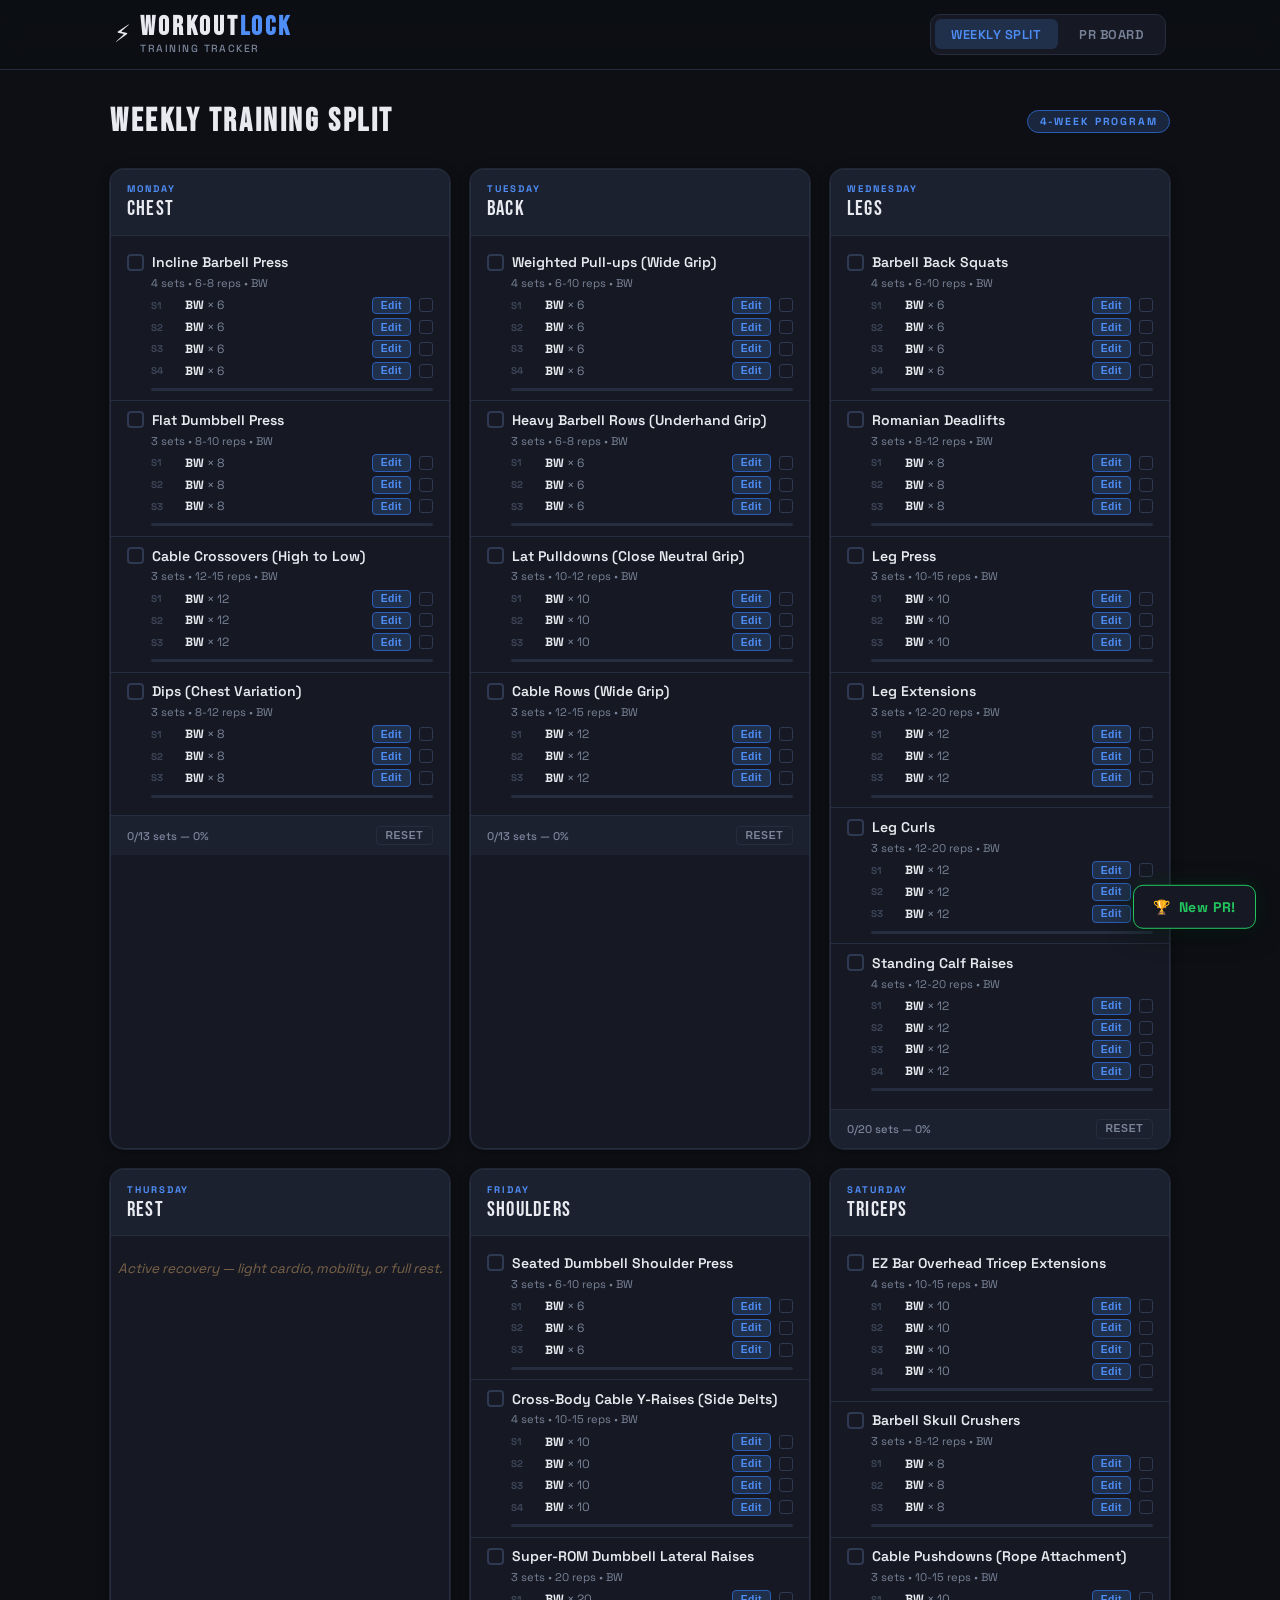
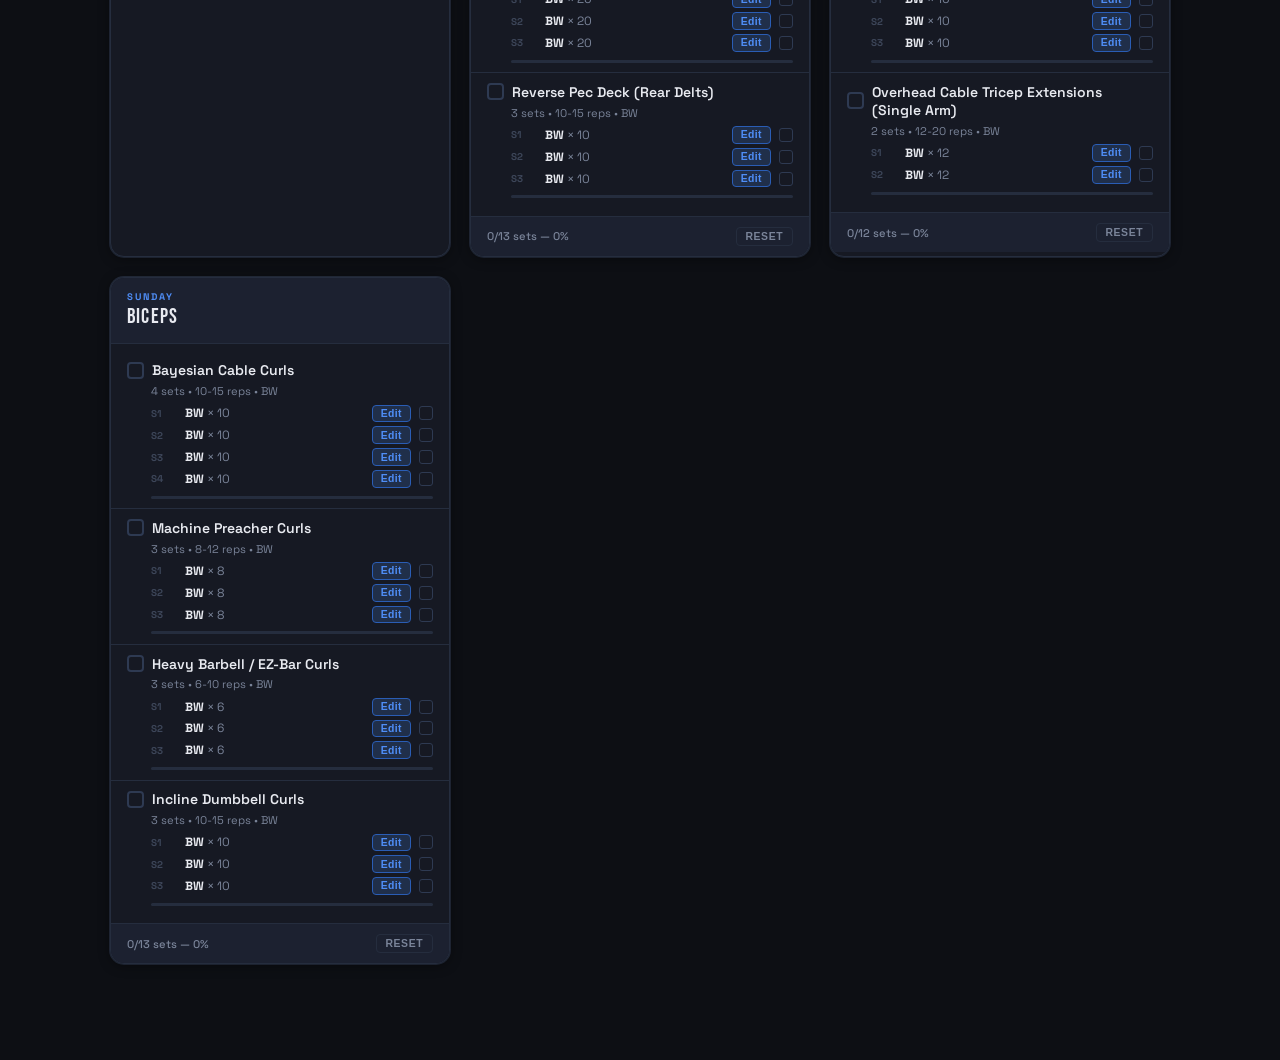
<file: index.html>
<!DOCTYPE html>
<html lang="en">
<head>
  <meta charset="UTF-8" />
  <meta name="viewport" content="width=device-width, initial-scale=1.0" />
  <title>WorkoutLock</title>
  <link rel="stylesheet" href="style.css" />
</head>
<body>

  <!-- ===== HEADER ===== -->
  <header class="site-header">
    <div class="header-inner">
      <div class="header-logo">
        <span class="logo-icon">&#9889;</span>
        <div>
          <h1 class="logo-title">Workout<span>Lock</span></h1>
          <p class="logo-subtitle">Training Tracker</p>
        </div>
      </div>
      <nav class="header-nav">
        <button class="nav-btn active" data-view="split">Weekly Split</button>
        <button class="nav-btn" data-view="prs">PR Board</button>
      </nav>
    </div>
  </header>

  <!-- ===== MAIN ===== -->
  <main class="main-container">

    <!-- ====== SPLIT VIEW ====== -->
    <section id="view-split" class="view active">

      <div class="section-header">
        <h2 class="section-title">Weekly Training Split</h2>
        <span class="stamp">4-WEEK PROGRAM</span>
      </div>

      <div class="days-grid" id="days-grid">
        <!-- Day cards injected here -->
      </div>

      <!-- Empty state (fallback) -->
      <div class="empty-state" id="split-empty" style="display:none;">
        <p class="empty-icon">&#128221;</p>
        <p class="empty-text">Program not loaded.</p>
      </div>

    </section>

    <!-- ====== PR BOARD VIEW ====== -->
    <section id="view-prs" class="view">

      <div class="section-header">
        <h2 class="section-title">Personal Records</h2>
        <span class="stamp">OFFICIAL LOG</span>
      </div>

      <div class="pr-board" id="pr-board">
        <!-- PR rows injected here -->
      </div>

      <div class="empty-state" id="pr-empty">
        <p class="empty-icon">&#127942;</p>
        <p class="empty-text">No PRs recorded yet.<br>Log a lift to start tracking records.</p>
      </div>

    </section>

  </main>

  <!-- ===== MODALS ===== -->

  <!-- Log Set Modal -->
  <div class="modal-overlay" id="modal-logset">
    <div class="modal modal-sm">
      <div class="modal-header">
        <h3 class="modal-title" id="logset-title">Log Set</h3>
        <button class="modal-close" data-close="modal-logset">&times;</button>
      </div>
      <div class="modal-body">
        <div class="log-row">
          <div class="log-field">
            <label class="form-label">Weight (lbs)</label>
            <input class="form-input" type="number" id="logset-weight" min="0" step="2.5" />
          </div>
          <div class="log-field">
            <label class="form-label">Reps</label>
            <input class="form-input" type="number" id="logset-reps" min="1" max="999" />
          </div>
        </div>
      </div>
      <div class="modal-footer">
        <button class="btn-ghost" data-close="modal-logset">Cancel</button>
        <button class="btn-primary" id="save-logset-btn">Log Set</button>
      </div>
    </div>
  </div>

  <!-- PR Toast -->
  <div class="pr-toast" id="pr-toast">
    <span class="pr-toast-icon">&#127942;</span>
    <span class="pr-toast-msg" id="pr-toast-msg">New PR!</span>
  </div>

  <script src="app.js"></script>
</body>
</html>
</file>
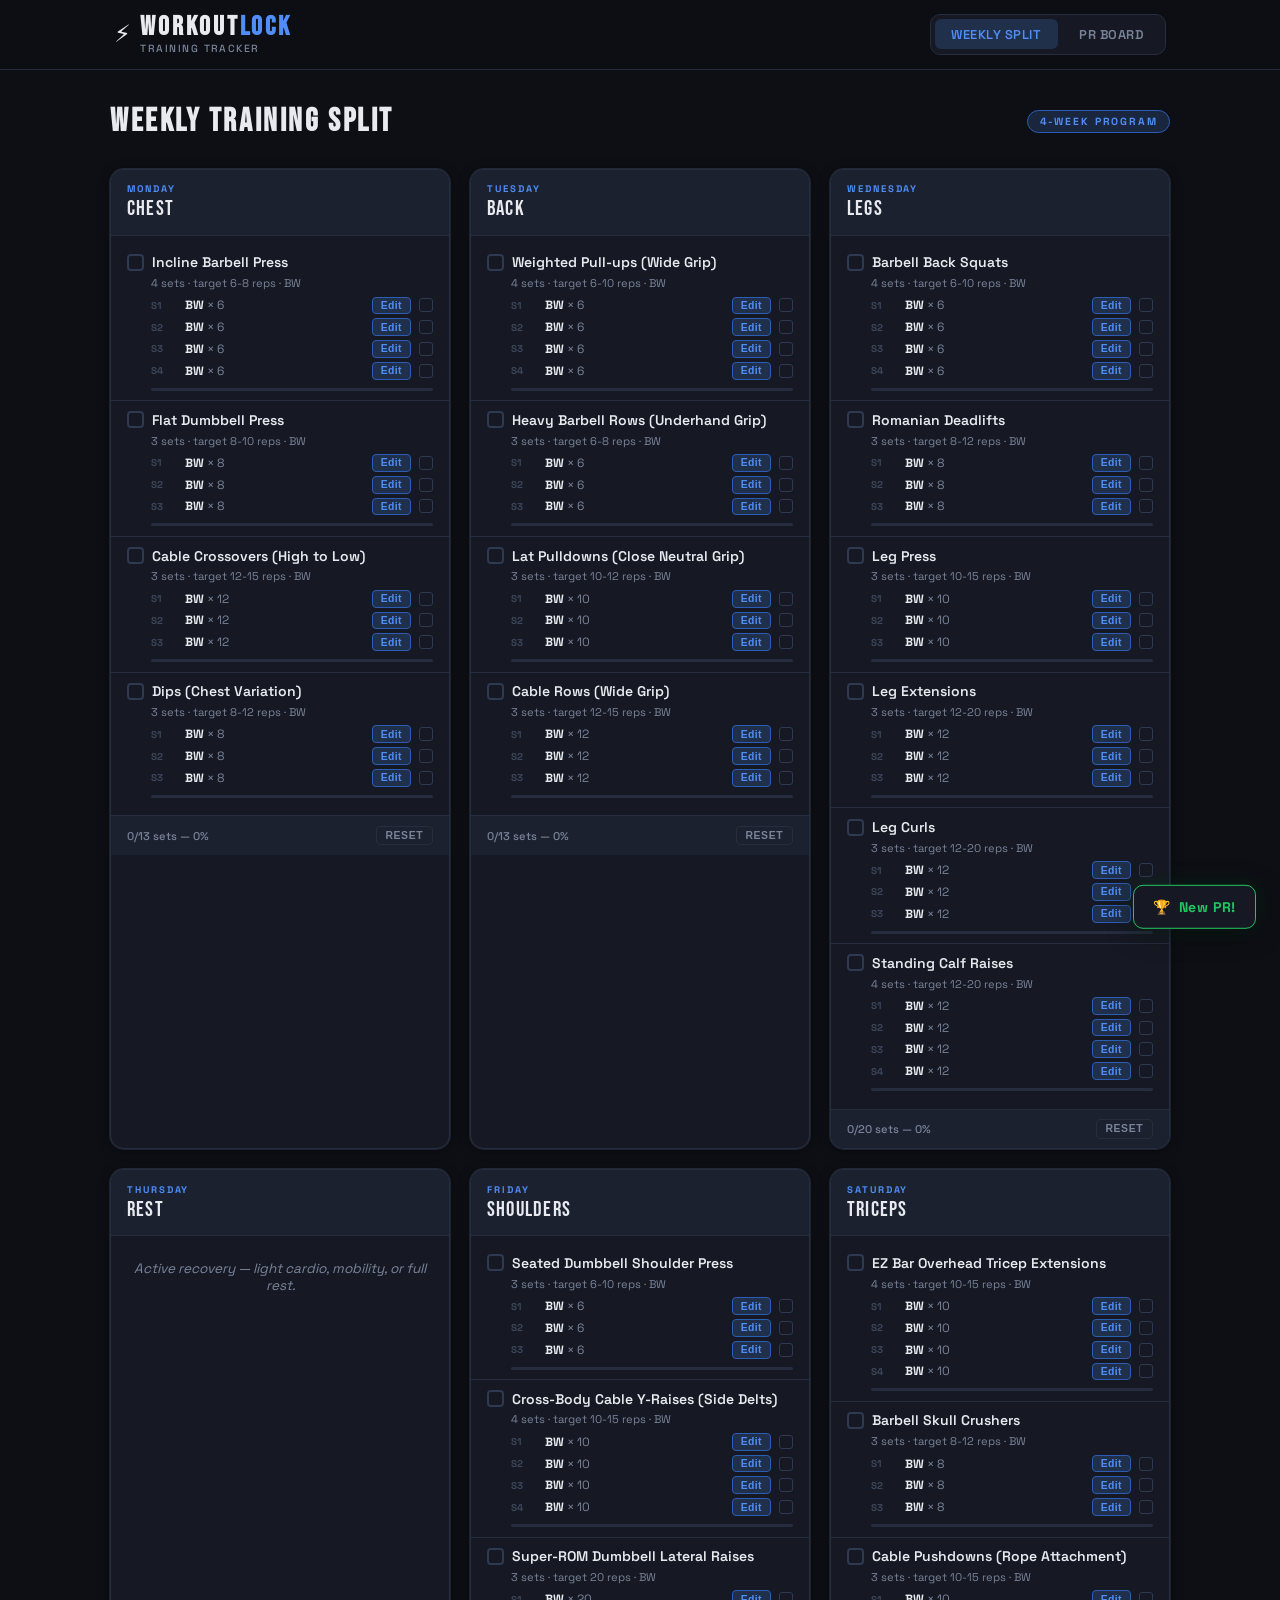
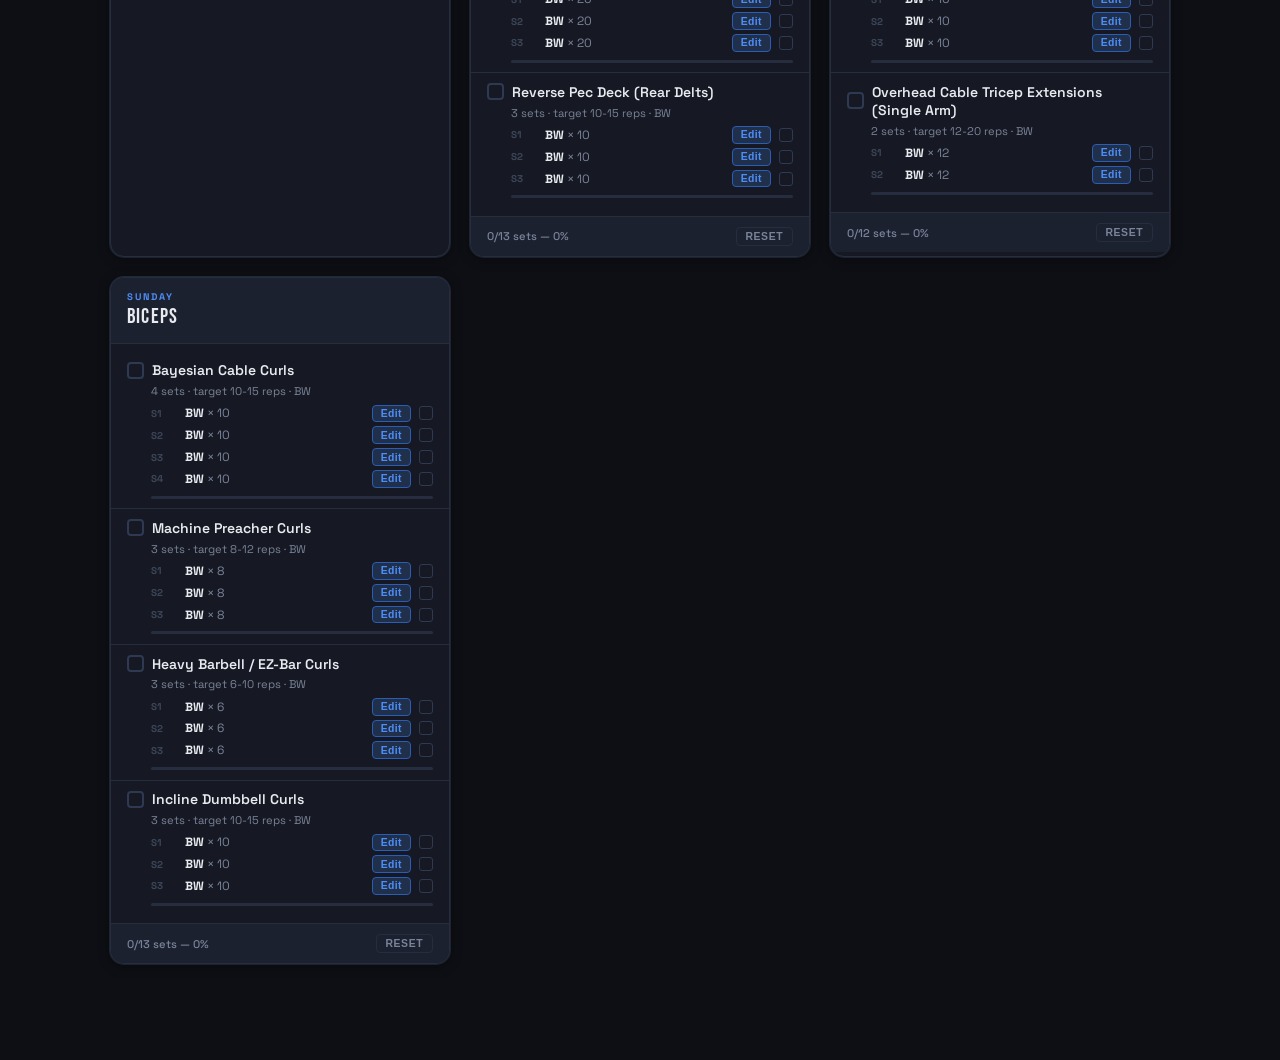
<file: workoutlock.html>
<!DOCTYPE html>
<html lang="en">
<head>
  <meta charset="UTF-8" />
  <meta name="viewport" content="width=device-width, initial-scale=1.0" />
  <title>WorkoutLock</title>
  <link rel="preconnect" href="https://fonts.googleapis.com">
  <link rel="preconnect" href="https://fonts.gstatic.com" crossorigin>
  <link href="https://fonts.googleapis.com/css2?family=Space+Grotesk:wght@400;500;600;700&family=Bebas+Neue&display=swap" rel="stylesheet">
  <style>
    *, *::before, *::after { box-sizing: border-box; margin: 0; padding: 0; }

    :root {
      --bg:          #0d0f14;
      --bg-card:     #161923;
      --bg-card-alt: #1c2130;
      --border:      #252d3e;
      --border-bright: #2e3a52;

      --text:        #e8eaf0;
      --text-muted:  #7a8499;
      --text-dim:    #3d4659;

      --accent:      #4f8ef7;
      --accent-glow: rgba(79, 142, 247, 0.18);
      --accent-dim:  #2a5db5;
      --green:       #22c55e;
      --green-glow:  rgba(34, 197, 94, 0.15);
      --red:         #ef4444;
      --orange:      #f97316;

      --font-head: 'Bebas Neue', 'Arial Black', sans-serif;
      --font-body: 'Space Grotesk', system-ui, sans-serif;

      --radius-sm: 6px;
      --radius:    10px;
      --radius-lg: 14px;

      --shadow-card: 0 2px 12px rgba(0,0,0,0.4), 0 0 0 1px var(--border);
    }

    html { font-size: 16px; }

    body {
      background-color: var(--bg);
      min-height: 100vh;
      font-family: var(--font-body);
      color: var(--text);
      -webkit-font-smoothing: antialiased;
    }

    /* Header */
    .site-header {
      background: rgba(13,15,20,0.92);
      backdrop-filter: blur(12px);
      border-bottom: 1px solid var(--border);
      position: sticky;
      top: 0;
      z-index: 100;
    }
    .header-inner {
      max-width: 1100px;
      margin: 0 auto;
      padding: 0.85rem 1.5rem;
      display: flex;
      align-items: center;
      justify-content: space-between;
      gap: 1rem;
      flex-wrap: wrap;
    }
    .header-logo { display: flex; align-items: center; gap: 0.6rem; }
    .logo-icon { font-size: 1.5rem; line-height: 1; }
    .logo-title {
      font-family: var(--font-head);
      font-size: 1.7rem;
      color: var(--text);
      letter-spacing: 0.1em;
      line-height: 1;
    }
    .logo-title span { color: var(--accent); }
    .logo-subtitle {
      font-size: 0.65rem;
      color: var(--text-muted);
      letter-spacing: 0.14em;
      text-transform: uppercase;
      font-weight: 500;
      margin-top: 1px;
    }

    /* Nav */
    .header-nav {
      display: flex;
      gap: 0.35rem;
      background: var(--bg-card);
      padding: 0.3rem;
      border-radius: var(--radius);
      border: 1px solid var(--border);
    }
    .nav-btn {
      font-family: var(--font-body);
      font-size: 0.8rem;
      font-weight: 600;
      letter-spacing: 0.04em;
      padding: 0.4rem 1rem;
      border: none;
      background: transparent;
      color: var(--text-muted);
      cursor: pointer;
      border-radius: var(--radius-sm);
      transition: all 0.15s;
      text-transform: uppercase;
    }
    .nav-btn:hover { color: var(--text); background: var(--bg-card-alt); }
    .nav-btn.active { color: var(--accent); background: var(--accent-glow); }

    /* Main */
    .main-container {
      max-width: 1100px;
      margin: 2rem auto;
      padding: 0 1.25rem 4rem;
    }
    .view { display: none; }
    .view.active { display: block; }

    /* Section Header */
    .section-header {
      display: flex;
      align-items: center;
      justify-content: space-between;
      margin-bottom: 1.75rem;
      flex-wrap: wrap;
      gap: 0.5rem;
    }
    .section-title {
      font-family: var(--font-head);
      font-size: 2rem;
      color: var(--text);
      letter-spacing: 0.08em;
    }
    .stamp {
      font-family: var(--font-body);
      font-weight: 700;
      font-size: 0.65rem;
      letter-spacing: 0.18em;
      color: var(--accent);
      background: var(--accent-glow);
      border: 1px solid var(--accent-dim);
      padding: 0.25rem 0.7rem;
      border-radius: 100px;
      text-transform: uppercase;
    }

    /* Days Grid */
    .days-grid {
      display: grid;
      grid-template-columns: repeat(auto-fill, minmax(300px, 1fr));
      gap: 1.25rem;
    }

    /* Day Card */
    .day-card {
      background: var(--bg-card);
      border: 1px solid var(--border);
      border-radius: var(--radius-lg);
      box-shadow: var(--shadow-card);
      overflow: hidden;
      transition: border-color 0.2s;
    }
    .day-card:hover { border-color: var(--border-bright); }

    .day-card-header {
      padding: 0.85rem 1rem;
      display: flex;
      align-items: center;
      justify-content: space-between;
      gap: 0.5rem;
      border-bottom: 1px solid var(--border);
      background: var(--bg-card-alt);
    }
    .day-card-title-group { flex: 1; min-width: 0; }
    .day-weekday {
      font-size: 0.6rem;
      font-weight: 700;
      color: var(--accent);
      letter-spacing: 0.2em;
      text-transform: uppercase;
      margin-bottom: 1px;
    }
    .day-name {
      font-family: var(--font-head);
      font-size: 1.3rem;
      color: var(--text);
      letter-spacing: 0.06em;
      white-space: nowrap;
      overflow: hidden;
      text-overflow: ellipsis;
    }

    /* Exercise List */
    .exercise-list { padding: 0.5rem 0; min-height: 40px; }
    .exercise-item {
      padding: 0.6rem 1rem;
      border-bottom: 1px solid var(--border);
      transition: background 0.1s;
    }
    .exercise-item:last-child { border-bottom: none; }
    .exercise-item:hover { background: rgba(255,255,255,0.02); }

    .exercise-header {
      display: flex;
      align-items: center;
      gap: 0.5rem;
      margin-bottom: 0.3rem;
    }

    .exercise-check {
      appearance: none;
      -webkit-appearance: none;
      width: 17px;
      height: 17px;
      border: 2px solid var(--border-bright);
      background: transparent;
      cursor: pointer;
      flex-shrink: 0;
      position: relative;
      border-radius: 4px;
      transition: all 0.12s;
    }
    .exercise-check:checked { background: var(--green); border-color: var(--green); }
    .exercise-check:checked::after {
      content: '✓';
      position: absolute;
      top: -1px; left: 2px;
      font-size: 11px;
      color: #000;
      font-weight: 900;
    }

    .exercise-name {
      font-size: 0.875rem;
      font-weight: 600;
      flex: 1;
      color: var(--text);
      transition: all 0.15s;
    }
    .exercise-item.done .exercise-name {
      text-decoration: line-through;
      color: var(--text-dim);
    }

    .exercise-pr-badge {
      font-size: 0.6rem;
      font-weight: 700;
      color: var(--orange);
      background: rgba(249,115,22,0.12);
      border: 1px solid rgba(249,115,22,0.35);
      padding: 0.1rem 0.35rem;
      border-radius: 4px;
      letter-spacing: 0.06em;
    }

    .exercise-meta {
      font-size: 0.7rem;
      color: var(--text-muted);
      margin-left: 1.5rem;
      margin-bottom: 0.4rem;
    }

    /* Set Rows */
    .set-list { margin-left: 1.5rem; display: flex; flex-direction: column; gap: 0.25rem; margin-top: 0.25rem; }
    .set-row { display: flex; align-items: center; gap: 0.5rem; font-size: 0.75rem; }
    .set-num { font-size: 0.62rem; font-weight: 700; color: var(--text-dim); width: 1.6rem; flex-shrink: 0; letter-spacing: 0.04em; }
    .set-data { color: var(--text-muted); flex: 1; }
    .set-data .weight { font-weight: 700; color: var(--text); }
    .set-data .reps   { color: var(--text-muted); }

    .set-check {
      appearance: none;
      -webkit-appearance: none;
      width: 14px;
      height: 14px;
      border: 1.5px solid var(--border-bright);
      background: transparent;
      cursor: pointer;
      position: relative;
      flex-shrink: 0;
      border-radius: 3px;
      transition: all 0.12s;
    }
    .set-check:checked { background: var(--green); border-color: var(--green); }
    .set-check:checked::after {
      content: '✓';
      position: absolute;
      top: -2px; left: 1px;
      font-size: 10px;
      color: #000;
      font-weight: 900;
    }

    .btn-log-set {
      font-size: 0.65rem;
      font-weight: 600;
      letter-spacing: 0.04em;
      color: var(--accent);
      background: var(--accent-glow);
      border: 1px solid var(--accent-dim);
      padding: 0.15rem 0.5rem;
      cursor: pointer;
      border-radius: 4px;
      transition: all 0.12s;
    }
    .btn-log-set:hover { background: var(--accent); color: #fff; border-color: var(--accent); }

    .exercise-progress { height: 3px; background: var(--border); margin: 0.5rem 0 0 1.5rem; border-radius: 2px; overflow: hidden; }
    .exercise-progress-fill { height: 100%; background: linear-gradient(90deg, var(--accent), var(--green)); transition: width 0.3s ease; }

    /* Card Footer */
    .day-card-footer {
      padding: 0.6rem 1rem;
      display: flex;
      justify-content: space-between;
      align-items: center;
      border-top: 1px solid var(--border);
      background: var(--bg-card-alt);
    }
    .day-progress-text { font-size: 0.7rem; font-weight: 500; color: var(--text-muted); }

    /* Buttons */
    .btn-primary {
      font-family: var(--font-body);
      font-size: 0.82rem;
      font-weight: 700;
      letter-spacing: 0.06em;
      text-transform: uppercase;
      padding: 0.5rem 1.2rem;
      background: var(--accent);
      color: #fff;
      border: none;
      cursor: pointer;
      border-radius: var(--radius-sm);
      transition: all 0.15s;
    }
    .btn-primary:hover { background: #6aa3ff; box-shadow: 0 0 18px var(--accent-glow); }

    .btn-ghost {
      font-family: var(--font-body);
      font-size: 0.82rem;
      font-weight: 600;
      padding: 0.5rem 1rem;
      background: none;
      color: var(--text-muted);
      border: 1px solid var(--border-bright);
      cursor: pointer;
      border-radius: var(--radius-sm);
      transition: all 0.12s;
    }
    .btn-ghost:hover { border-color: var(--text-muted); color: var(--text); }

    .btn-reset {
      font-size: 0.65rem;
      font-weight: 600;
      color: var(--text-muted);
      background: none;
      border: 1px solid var(--border);
      cursor: pointer;
      letter-spacing: 0.06em;
      padding: 0.2rem 0.55rem;
      border-radius: 4px;
      text-transform: uppercase;
      transition: all 0.12s;
    }
    .btn-reset:hover { border-color: var(--red); color: var(--red); background: rgba(239,68,68,0.08); }

    /* Modal */
    .modal-overlay {
      display: none;
      position: fixed;
      inset: 0;
      background: rgba(5,7,12,0.8);
      backdrop-filter: blur(4px);
      z-index: 500;
      align-items: center;
      justify-content: center;
      padding: 1rem;
    }
    .modal-overlay.open { display: flex; }
    .modal {
      background: var(--bg-card);
      border: 1px solid var(--border-bright);
      border-radius: var(--radius-lg);
      box-shadow: 0 4px 24px rgba(0,0,0,0.5);
      width: 100%;
      max-width: 440px;
      animation: modalIn 0.18s ease;
      overflow: hidden;
    }
    .modal-sm { max-width: 320px; }
    @keyframes modalIn {
      from { transform: translateY(-10px) scale(0.97); opacity: 0; }
      to   { transform: translateY(0) scale(1); opacity: 1; }
    }
    .modal-header {
      background: var(--bg-card-alt);
      padding: 0.85rem 1rem;
      display: flex;
      align-items: center;
      justify-content: space-between;
      border-bottom: 1px solid var(--border);
    }
    .modal-title { font-family: var(--font-head); font-size: 1.1rem; color: var(--text); letter-spacing: 0.08em; }
    .modal-close { font-size: 1.2rem; line-height: 1; background: none; border: none; color: var(--text-muted); cursor: pointer; padding: 0.1rem 0.3rem; transition: color 0.12s; border-radius: 4px; }
    .modal-close:hover { color: var(--red); background: rgba(239,68,68,0.1); }
    .modal-body { padding: 1.25rem 1rem; }
    .modal-footer { padding: 0.75rem 1rem; border-top: 1px solid var(--border); display: flex; gap: 0.5rem; justify-content: flex-end; background: var(--bg-card-alt); }

    /* Forms */
    .form-label { display: block; font-size: 0.72rem; font-weight: 600; letter-spacing: 0.1em; color: var(--text-muted); text-transform: uppercase; margin-bottom: 0.4rem; }
    .form-input {
      width: 100%;
      padding: 0.55rem 0.75rem;
      border: 1px solid var(--border-bright);
      background: var(--bg);
      font-family: var(--font-body);
      font-size: 0.95rem;
      font-weight: 500;
      color: var(--text);
      outline: none;
      border-radius: var(--radius-sm);
      transition: border-color 0.15s, box-shadow 0.15s;
    }
    .form-input:focus { border-color: var(--accent); box-shadow: 0 0 0 3px var(--accent-glow); }
    .log-row { display: grid; grid-template-columns: 1fr 1fr; gap: 1rem; }

    /* PR Board */
    .pr-board { background: var(--bg-card); border: 1px solid var(--border); border-radius: var(--radius-lg); overflow: hidden; box-shadow: var(--shadow-card); }
    .pr-board-header {
      display: grid;
      grid-template-columns: 1fr auto auto auto;
      gap: 1rem;
      padding: 0.6rem 1.1rem;
      background: var(--bg-card-alt);
      border-bottom: 1px solid var(--border);
      font-size: 0.65rem;
      font-weight: 700;
      letter-spacing: 0.14em;
      text-transform: uppercase;
      color: var(--text-muted);
    }
    .pr-row { display: grid; grid-template-columns: 1fr auto auto auto; gap: 1rem; align-items: center; padding: 0.7rem 1.1rem; border-bottom: 1px solid var(--border); transition: background 0.1s; }
    .pr-row:hover { background: rgba(255,255,255,0.02); }
    .pr-row:last-child { border-bottom: none; }
    .pr-exercise { font-weight: 700; font-size: 0.875rem; color: var(--text); }
    .pr-day { font-size: 0.72rem; color: var(--text-muted); font-weight: 500; }
    .pr-value { font-size: 0.85rem; text-align: right; }
    .pr-date { font-size: 0.68rem; color: var(--text-muted); text-align: right; white-space: nowrap; }
    .pr-value .w { font-weight: 700; color: var(--text); }
    .pr-value .r { color: var(--text-muted); font-size: 0.75rem; }
    .pr-new-badge { font-size: 0.58rem; font-weight: 800; color: var(--green); background: var(--green-glow); border: 1px solid rgba(34,197,94,0.3); padding: 0.05rem 0.3rem; border-radius: 4px; letter-spacing: 0.06em; vertical-align: middle; margin-left: 0.35rem; }

    /* Toast */
    .pr-toast {
      position: fixed;
      bottom: 1.5rem;
      right: 1.5rem;
      background: var(--bg-card);
      border: 1px solid var(--green);
      color: var(--green);
      font-family: var(--font-body);
      font-size: 0.875rem;
      font-weight: 700;
      letter-spacing: 0.04em;
      padding: 0.75rem 1.2rem;
      display: flex;
      align-items: center;
      gap: 0.5rem;
      box-shadow: 0 4px 24px rgba(0,0,0,0.5), 0 0 20px var(--green-glow);
      border-radius: var(--radius);
      transform: translateY(120%);
      transition: transform 0.3s ease;
      z-index: 600;
      pointer-events: none;
    }
    .pr-toast.show { transform: translateY(0); }

    /* Empty State */
    .empty-state { text-align: center; padding: 3rem 1rem; }
    .empty-icon { font-size: 3rem; margin-bottom: 0.75rem; }
    .empty-text { color: var(--text-muted); line-height: 1.7; font-size: 0.95rem; }

    /* Scrollbar */
    ::-webkit-scrollbar { width: 5px; }
    ::-webkit-scrollbar-track { background: var(--bg); }
    ::-webkit-scrollbar-thumb { background: var(--border-bright); border-radius: 3px; }
    ::-webkit-scrollbar-thumb:hover { background: var(--accent); }

    @media (max-width: 600px) {
      .logo-title { font-size: 1.35rem; }
      .header-inner { gap: 0.5rem; }
      .nav-btn { font-size: 0.7rem; padding: 0.35rem 0.65rem; }
      .days-grid { grid-template-columns: 1fr; }
      .pr-board-header, .pr-row { grid-template-columns: 1fr auto; }
      .pr-day, .pr-date { display: none; }
    }
  </style>
</head>
<body>

  <header class="site-header">
    <div class="header-inner">
      <div class="header-logo">
        <span class="logo-icon">&#9889;</span>
        <div>
          <h1 class="logo-title">Workout<span>Lock</span></h1>
          <p class="logo-subtitle">Training Tracker</p>
        </div>
      </div>
      <nav class="header-nav">
        <button class="nav-btn active" data-view="split">Weekly Split</button>
        <button class="nav-btn" data-view="prs">PR Board</button>
      </nav>
    </div>
  </header>

  <main class="main-container">

    <section id="view-split" class="view active">
      <div class="section-header">
        <h2 class="section-title">Weekly Training Split</h2>
        <span class="stamp">4-Week Program</span>
      </div>
      <div class="days-grid" id="days-grid"></div>
      <div class="empty-state" id="split-empty" style="display:none;">
        <p class="empty-icon">📋</p>
        <p class="empty-text">Program not loaded.</p>
      </div>
    </section>

    <section id="view-prs" class="view">
      <div class="section-header">
        <h2 class="section-title">Personal Records</h2>
        <span class="stamp">Official Log</span>
      </div>
      <div class="pr-board" id="pr-board"></div>
      <div class="empty-state" id="pr-empty">
        <p class="empty-icon">🏆</p>
        <p class="empty-text">No PRs recorded yet.<br>Log a lift to start tracking records.</p>
      </div>
    </section>

  </main>

  <!-- Log Set Modal -->
  <div class="modal-overlay" id="modal-logset">
    <div class="modal modal-sm">
      <div class="modal-header">
        <h3 class="modal-title" id="logset-title">Log Set</h3>
        <button class="modal-close" data-close="modal-logset">&times;</button>
      </div>
      <div class="modal-body">
        <div class="log-row">
          <div>
            <label class="form-label">Weight (lbs)</label>
            <input class="form-input" type="number" id="logset-weight" min="0" step="2.5" />
          </div>
          <div>
            <label class="form-label">Reps</label>
            <input class="form-input" type="number" id="logset-reps" min="1" max="999" />
          </div>
        </div>
      </div>
      <div class="modal-footer">
        <button class="btn-ghost" data-close="modal-logset">Cancel</button>
        <button class="btn-primary" id="save-logset-btn">Log Set</button>
      </div>
    </div>
  </div>

  <!-- PR Toast -->
  <div class="pr-toast" id="pr-toast">
    <span>🏆</span>
    <span id="pr-toast-msg">New PR!</span>
  </div>

  <script>
    'use strict';

    const PROGRAM = [
      {
        name: 'Chest', weekday: 'Monday',
        exercises: [
          { name: 'Incline Barbell Press',         sets: 4, reps: 6  },
          { name: 'Flat Dumbbell Press',            sets: 3, reps: 8  },
          { name: 'Cable Crossovers (High to Low)', sets: 3, reps: 12 },
          { name: 'Dips (Chest Variation)',         sets: 3, reps: 8  },
        ],
      },
      {
        name: 'Back', weekday: 'Tuesday',
        exercises: [
          { name: 'Weighted Pull-ups (Wide Grip)',        sets: 4, reps: 6  },
          { name: 'Heavy Barbell Rows (Underhand Grip)',  sets: 3, reps: 6  },
          { name: 'Lat Pulldowns (Close Neutral Grip)',   sets: 3, reps: 10 },
          { name: 'Cable Rows (Wide Grip)',               sets: 3, reps: 12 },
        ],
      },
      {
        name: 'Legs', weekday: 'Wednesday',
        exercises: [
          { name: 'Barbell Back Squats',  sets: 4, reps: 6  },
          { name: 'Romanian Deadlifts',   sets: 3, reps: 8  },
          { name: 'Leg Press',            sets: 3, reps: 10 },
          { name: 'Leg Extensions',       sets: 3, reps: 12 },
          { name: 'Leg Curls',            sets: 3, reps: 12 },
          { name: 'Standing Calf Raises', sets: 4, reps: 12 },
        ],
      },
      { name: 'Rest', weekday: 'Thursday', exercises: [] },
      {
        name: 'Shoulders', weekday: 'Friday',
        exercises: [
          { name: 'Seated Dumbbell Shoulder Press',          sets: 3, reps: 6  },
          { name: 'Cross-Body Cable Y-Raises (Side Delts)',  sets: 4, reps: 10 },
          { name: 'Super-ROM Dumbbell Lateral Raises',       sets: 3, reps: 20 },
          { name: 'Reverse Pec Deck (Rear Delts)',           sets: 3, reps: 10 },
        ],
      },
      {
        name: 'Triceps', weekday: 'Saturday',
        exercises: [
          { name: 'EZ Bar Overhead Tricep Extensions',             sets: 4, reps: 10 },
          { name: 'Barbell Skull Crushers',                        sets: 3, reps: 8  },
          { name: 'Cable Pushdowns (Rope Attachment)',              sets: 3, reps: 10 },
          { name: 'Overhead Cable Tricep Extensions (Single Arm)', sets: 2, reps: 12 },
        ],
      },
      {
        name: 'Biceps', weekday: 'Sunday',
        exercises: [
          { name: 'Bayesian Cable Curls',         sets: 4, reps: 10 },
          { name: 'Machine Preacher Curls',        sets: 3, reps: 8  },
          { name: 'Heavy Barbell / EZ-Bar Curls',  sets: 3, reps: 6  },
          { name: 'Incline Dumbbell Curls',        sets: 3, reps: 10 },
        ],
      },
    ];

    let state = { days: [], prs: {}, loggingSet: null };

    function uid() { return Date.now().toString(36) + Math.random().toString(36).slice(2, 6); }

    function save() {
      localStorage.setItem('wl_state', JSON.stringify({ days: state.days, prs: state.prs }));
    }

    function load() {
      try {
        const raw = localStorage.getItem('wl_state');
        if (raw) { const p = JSON.parse(raw); state.days = p.days || []; state.prs = p.prs || {}; }
      } catch(e) {}
      if (state.days.length === 0) {
        state.days = PROGRAM.map(day => ({
          id: uid(), name: day.name, weekday: day.weekday,
          exercises: day.exercises.map(def => ({
            id: uid(), name: def.name, targetReps: def.reps, targetWeight: 0,
            sets: Array.from({ length: def.sets }, () => ({ weight: 0, reps: def.reps, completed: false })),
          })),
        }));
        save();
      }
    }

    function checkPR(exerciseName, weight, reps, dayName) {
      const key = exerciseName.toLowerCase();
      const existing = state.prs[key];
      const isNew = !existing || weight > existing.weight || (weight === existing.weight && reps > existing.reps);
      if (isNew && (weight > 0 || reps > 0)) {
        state.prs[key] = {
          exercise: exerciseName, weight, reps, dayName, isNew: true,
          date: new Date().toLocaleDateString('en-US', { month: 'short', day: 'numeric', year: 'numeric' }),
        };
        save();
        showPRToast(exerciseName, weight, reps);
      }
    }

    let toastTimer;
    function showPRToast(name, weight, reps) {
      const toast = document.getElementById('pr-toast');
      document.getElementById('pr-toast-msg').textContent = `NEW PR — ${name}: ${weight} lbs × ${reps}`;
      toast.classList.add('show');
      clearTimeout(toastTimer);
      toastTimer = setTimeout(() => toast.classList.remove('show'), 3500);
    }

    function esc(str) {
      return String(str).replace(/&/g,'&amp;').replace(/</g,'&lt;').replace(/>/g,'&gt;').replace(/"/g,'&quot;');
    }

    function renderDays() {
      const grid = document.getElementById('days-grid');
      const empty = document.getElementById('split-empty');
      if (state.days.length === 0) { grid.innerHTML = ''; empty.style.display = 'block'; return; }
      empty.style.display = 'none';
      grid.innerHTML = state.days.map(day => renderDayCard(day)).join('');
      attachDayListeners();
    }

    function renderDayCard(day) {
      const totalSets     = day.exercises.reduce((s, e) => s + e.sets.length, 0);
      const completedSets = day.exercises.reduce((s, e) => s + e.sets.filter(st => st.completed).length, 0);
      const pct = totalSets ? Math.round((completedSets / totalSets) * 100) : 0;
      const isRest = day.exercises.length === 0;

      return `
      <div class="day-card" data-day-id="${day.id}">
        <div class="day-card-header">
          <div class="day-card-title-group">
            <div class="day-weekday">${esc(day.weekday || '')}</div>
            <div class="day-name">${esc(day.name)}</div>
          </div>
        </div>
        <div class="exercise-list" data-day-id="${day.id}">
          ${isRest
            ? '<p style="font-size:0.85rem;color:var(--text-muted);padding:1rem 1rem;font-style:italic;text-align:center;">Active recovery — light cardio, mobility, or full rest.</p>'
            : day.exercises.map(ex => renderExerciseItem(day.id, ex)).join('')}
        </div>
        ${!isRest ? `
        <div class="day-card-footer">
          <span class="day-progress-text">
            ${totalSets > 0 ? `${completedSets}/${totalSets} sets — ${pct}%` : 'No sets logged'}
          </span>
          <div style="display:flex;gap:0.4rem;align-items:center;">
            ${totalSets > 0 ? `<button class="btn-reset" data-action="reset-day" data-day-id="${day.id}">Reset</button>` : ''}
          </div>
        </div>` : ''}
      </div>`;
    }

    function renderExerciseItem(dayId, ex) {
      const completedSets = ex.sets.filter(s => s.completed).length;
      const totalSets     = ex.sets.length;
      const pct           = totalSets ? (completedSets / totalSets) * 100 : 0;
      const allDone       = totalSets > 0 && completedSets === totalSets;
      const pr            = state.prs[ex.name.toLowerCase()];

      const setsHTML = ex.sets.map((set, i) => `
        <div class="set-row">
          <span class="set-num">S${i+1}</span>
          <span class="set-data">
            <span class="weight">${set.weight > 0 ? set.weight + ' lbs' : 'BW'}</span>
            <span class="reps"> × ${set.reps}</span>
          </span>
          <button class="btn-log-set" data-action="log-set" data-day-id="${dayId}" data-ex-id="${ex.id}" data-set-idx="${i}">Edit</button>
          <input type="checkbox" class="set-check" data-action="toggle-set" data-day-id="${dayId}" data-ex-id="${ex.id}" data-set-idx="${i}" ${set.completed ? 'checked' : ''} />
        </div>`).join('');

      return `
      <div class="exercise-item${allDone ? ' done' : ''}" data-ex-id="${ex.id}">
        <div class="exercise-header">
          <input type="checkbox" class="exercise-check" data-action="toggle-exercise" data-day-id="${dayId}" data-ex-id="${ex.id}" ${allDone ? 'checked' : ''} />
          <span class="exercise-name">${esc(ex.name)}</span>
          ${pr ? `<span class="exercise-pr-badge" title="PR: ${pr.weight}lbs × ${pr.reps}">PR</span>` : ''}
        </div>
        <div class="exercise-meta">${totalSets} set${totalSets !== 1 ? 's' : ''} · target ${ex.targetReps} reps · ${ex.targetWeight > 0 ? ex.targetWeight + ' lbs' : 'BW'}</div>
        <div class="set-list">${setsHTML}</div>
        <div class="exercise-progress"><div class="exercise-progress-fill" style="width:${pct}%"></div></div>
      </div>`;
    }

    function renderPRs() {
      const board = document.getElementById('pr-board');
      const empty = document.getElementById('pr-empty');
      const entries = Object.values(state.prs);
      if (entries.length === 0) { board.innerHTML = ''; empty.style.display = 'block'; return; }
      empty.style.display = 'none';
      entries.sort((a, b) => a.exercise.localeCompare(b.exercise));
      board.innerHTML = `
        <div class="pr-board-header"><span>Exercise</span><span>Weight</span><span>Reps</span><span>Date</span></div>` +
        entries.map(pr => `
        <div class="pr-row">
          <div>
            <div class="pr-exercise">${esc(pr.exercise)}${pr.isNew ? '<span class="pr-new-badge">NEW</span>' : ''}</div>
            <div class="pr-day">${esc(pr.dayName || '')}</div>
          </div>
          <div class="pr-value"><span class="w">${pr.weight > 0 ? pr.weight + ' lbs' : 'BW'}</span></div>
          <div class="pr-value"><span class="r">${pr.reps} reps</span></div>
          <div class="pr-date">${pr.date}</div>
        </div>`).join('');
    }

    function setupNav() {
      document.querySelectorAll('.nav-btn').forEach(btn => {
        btn.addEventListener('click', () => {
          document.querySelectorAll('.nav-btn').forEach(b => b.classList.remove('active'));
          btn.classList.add('active');
          const view = btn.dataset.view;
          document.querySelectorAll('.view').forEach(v => v.classList.remove('active'));
          document.getElementById(`view-${view}`).classList.add('active');
          if (view === 'prs') renderPRs();
        });
      });
    }

    function openModal(id)  { document.getElementById(id).classList.add('open'); }
    function closeModal(id) { document.getElementById(id).classList.remove('open'); }

    function setupModalClose() {
      document.querySelectorAll('[data-close]').forEach(el => {
        el.addEventListener('click', () => closeModal(el.dataset.close));
      });
      document.querySelectorAll('.modal-overlay').forEach(overlay => {
        overlay.addEventListener('click', e => { if (e.target === overlay) closeModal(overlay.id); });
      });
    }

    document.getElementById('save-logset-btn').addEventListener('click', () => {
      if (!state.loggingSet) return;
      const { dayId, exerciseId, setIndex } = state.loggingSet;
      const weight = parseFloat(document.getElementById('logset-weight').value) || 0;
      const reps   = parseInt(document.getElementById('logset-reps').value) || 0;
      const day = state.days.find(d => d.id === dayId); if (!day) return;
      const ex  = day.exercises.find(e => e.id === exerciseId); if (!ex) return;
      ex.sets[setIndex].weight = weight;
      ex.sets[setIndex].reps   = reps;
      ex.sets[setIndex].completed = true;
      checkPR(ex.name, weight, reps, day.name);
      save(); renderDays(); closeModal('modal-logset');
    });

    function attachDayListeners() {
      const grid = document.getElementById('days-grid');
      grid.replaceWith(grid.cloneNode(true));
      const newGrid = document.getElementById('days-grid');
      newGrid.addEventListener('click', handleDayGridClick);
      newGrid.addEventListener('change', handleDayGridChange);
    }

    function handleDayGridClick(e) {
      const btn = e.target.closest('[data-action]');
      if (!btn) return;
      const { action, dayId, exId, setIdx } = btn.dataset;
      if (action === 'log-set') {
        const day = state.days.find(d => d.id === dayId); if (!day) return;
        const ex  = day.exercises.find(e => e.id === exId); if (!ex) return;
        const idx = parseInt(setIdx);
        const set = ex.sets[idx];
        state.loggingSet = { dayId, exerciseId: exId, setIndex: idx };
        document.getElementById('logset-title').textContent = `Log Set — ${ex.name}`;
        document.getElementById('logset-weight').value = set.weight;
        document.getElementById('logset-reps').value   = set.reps;
        openModal('modal-logset');
        setTimeout(() => document.getElementById('logset-weight').focus(), 50);
      } else if (action === 'reset-day') {
        const day = state.days.find(d => d.id === dayId);
        if (!day || !confirm(`Reset all sets for "${day.name}"?`)) return;
        day.exercises.forEach(ex => ex.sets.forEach(s => s.completed = false));
        save(); renderDays();
      }
    }

    function handleDayGridChange(e) {
      const el = e.target;
      if (!el.dataset.action) return;
      const { action, dayId, exId, setIdx } = el.dataset;
      if (action === 'toggle-set') {
        const day = state.days.find(d => d.id === dayId); if (!day) return;
        const ex  = day.exercises.find(e => e.id === exId); if (!ex) return;
        ex.sets[parseInt(setIdx)].completed = el.checked;
        save(); renderDays();
      } else if (action === 'toggle-exercise') {
        const day = state.days.find(d => d.id === dayId); if (!day) return;
        const ex  = day.exercises.find(e => e.id === exId); if (!ex) return;
        ex.sets.forEach(s => s.completed = el.checked);
        save(); renderDays();
      }
    }

    document.getElementById('logset-reps').addEventListener('keydown', e => {
      if (e.key === 'Enter') document.getElementById('save-logset-btn').click();
    });

    (function init() {
      load();
      setupNav();
      setupModalClose();
      renderDays();
    })();
  </script>
</body>
</html>
</file>
<file: style.css>
/* ========================================================
   WorkoutLock — Modern Dark Gym Stylesheet
   ======================================================== */

@import url('https://fonts.googleapis.com/css2?family=Space+Grotesk:wght@400;500;600;700&family=Bebas+Neue&display=swap');

/* ── Reset & Base ─────────────────────────────────────── */
*, *::before, *::after { box-sizing: border-box; margin: 0; padding: 0; }

:root {
  --bg:          #0d0f14;
  --bg-card:     #161923;
  --bg-card-alt: #1c2130;
  --border:      #252d3e;
  --border-bright: #2e3a52;

  --text:        #e8eaf0;
  --text-muted:  #7a8499;
  --text-dim:    #3d4659;

  --accent:      #4f8ef7;
  --accent-glow: rgba(79, 142, 247, 0.18);
  --accent-dim:  #2a5db5;
  --green:       #22c55e;
  --green-glow:  rgba(34, 197, 94, 0.15);
  --red:         #ef4444;
  --orange:      #f97316;

  --font-head:   'Bebas Neue', 'Arial Black', sans-serif;
  --font-body:   'Space Grotesk', system-ui, sans-serif;

  --radius-sm:   6px;
  --radius:      10px;
  --radius-lg:   14px;

  --shadow:      0 4px 24px rgba(0,0,0,0.5);
  --shadow-card: 0 2px 12px rgba(0,0,0,0.4), 0 0 0 1px var(--border);
}

html { font-size: 16px; }

body {
  background-color: var(--bg);
  min-height: 100vh;
  font-family: var(--font-body);
  color: var(--text);
  -webkit-font-smoothing: antialiased;
}

/* ── Site Header ─────────────────────────────────────── */
.site-header {
  background: rgba(13, 15, 20, 0.92);
  backdrop-filter: blur(12px);
  border-bottom: 1px solid var(--border);
  position: sticky;
  top: 0;
  z-index: 100;
}

.header-inner {
  max-width: 1100px;
  margin: 0 auto;
  padding: 0.85rem 1.5rem;
  display: flex;
  align-items: center;
  justify-content: space-between;
  gap: 1rem;
  flex-wrap: wrap;
}

.header-logo {
  display: flex;
  align-items: center;
  gap: 0.6rem;
}

.logo-icon {
  font-size: 1.5rem;
  line-height: 1;
}

.logo-title {
  font-family: var(--font-head);
  font-size: 1.7rem;
  color: var(--text);
  letter-spacing: 0.1em;
  line-height: 1;
}

.logo-title span {
  color: var(--accent);
}

.logo-subtitle {
  font-size: 0.65rem;
  color: var(--text-muted);
  letter-spacing: 0.14em;
  text-transform: uppercase;
  font-weight: 500;
  margin-top: 1px;
}

/* ── Nav ─────────────────────────────────────────────── */
.header-nav {
  display: flex;
  gap: 0.35rem;
  background: var(--bg-card);
  padding: 0.3rem;
  border-radius: var(--radius);
  border: 1px solid var(--border);
}

.nav-btn {
  font-family: var(--font-body);
  font-size: 0.8rem;
  font-weight: 600;
  letter-spacing: 0.04em;
  padding: 0.4rem 1rem;
  border: none;
  background: transparent;
  color: var(--text-muted);
  cursor: pointer;
  border-radius: var(--radius-sm);
  transition: all 0.15s;
  text-transform: uppercase;
}

.nav-btn:hover {
  color: var(--text);
  background: var(--bg-card-alt);
}

.nav-btn.active {
  color: var(--accent);
  background: var(--accent-glow);
}

/* ── Main Container ──────────────────────────────────── */
.main-container {
  max-width: 1100px;
  margin: 2rem auto;
  padding: 0 1.25rem 4rem;
}

/* ── Views ───────────────────────────────────────────── */
.view { display: none; }
.view.active { display: block; }

/* ── Section Header ──────────────────────────────────── */
.section-header {
  display: flex;
  align-items: center;
  justify-content: space-between;
  margin-bottom: 1.75rem;
  flex-wrap: wrap;
  gap: 0.5rem;
}

.section-title {
  font-family: var(--font-head);
  font-size: 2rem;
  color: var(--text);
  letter-spacing: 0.08em;
}

.stamp {
  font-family: var(--font-body);
  font-weight: 700;
  font-size: 0.65rem;
  letter-spacing: 0.18em;
  color: var(--accent);
  background: var(--accent-glow);
  border: 1px solid var(--accent-dim);
  padding: 0.25rem 0.7rem;
  border-radius: 100px;
  text-transform: uppercase;
}

/* ── Days Grid ───────────────────────────────────────── */
.days-grid {
  display: grid;
  grid-template-columns: repeat(auto-fill, minmax(300px, 1fr));
  gap: 1.25rem;
}

/* ── Day Card ────────────────────────────────────────── */
.day-card {
  background: var(--bg-card);
  border: 1px solid var(--border);
  border-radius: var(--radius-lg);
  box-shadow: var(--shadow-card);
  overflow: hidden;
  transition: border-color 0.2s;
}

.day-card:hover {
  border-color: var(--border-bright);
}

.day-card-header {
  padding: 0.85rem 1rem;
  display: flex;
  align-items: center;
  justify-content: space-between;
  gap: 0.5rem;
  border-bottom: 1px solid var(--border);
  background: var(--bg-card-alt);
}

.day-card-title-group { flex: 1; min-width: 0; }

.day-weekday {
  font-size: 0.6rem;
  font-weight: 700;
  color: var(--accent);
  letter-spacing: 0.2em;
  text-transform: uppercase;
  margin-bottom: 1px;
}

.day-name {
  font-family: var(--font-head);
  font-size: 1.3rem;
  color: var(--text);
  letter-spacing: 0.06em;
  white-space: nowrap;
  overflow: hidden;
  text-overflow: ellipsis;
}

.day-card-actions {
  display: flex;
  gap: 0.3rem;
  flex-shrink: 0;
}

.icon-btn {
  background: none;
  border: 1px solid transparent;
  color: var(--text-muted);
  cursor: pointer;
  font-size: 0.85rem;
  padding: 0.25rem 0.4rem;
  line-height: 1;
  transition: all 0.12s;
  border-radius: var(--radius-sm);
}

.icon-btn:hover { border-color: var(--border-bright); color: var(--text); }
.icon-btn.danger:hover { border-color: var(--red); color: var(--red); }

/* ── Exercise List ───────────────────────────────────── */
.exercise-list {
  padding: 0.5rem 0;
  min-height: 40px;
}

.exercise-item {
  padding: 0.6rem 1rem;
  border-bottom: 1px solid var(--border);
  transition: background 0.1s;
}

.exercise-item:last-child { border-bottom: none; }
.exercise-item:hover { background: rgba(255,255,255,0.02); }

.exercise-header {
  display: flex;
  align-items: center;
  gap: 0.5rem;
  margin-bottom: 0.3rem;
}

.exercise-check {
  appearance: none;
  -webkit-appearance: none;
  width: 17px;
  height: 17px;
  border: 2px solid var(--border-bright);
  background: transparent;
  cursor: pointer;
  flex-shrink: 0;
  position: relative;
  border-radius: 4px;
  transition: all 0.12s;
}

.exercise-check:checked {
  background: var(--green);
  border-color: var(--green);
}

.exercise-check:checked::after {
  content: '✓';
  position: absolute;
  top: -1px;
  left: 2px;
  font-size: 11px;
  color: #000;
  font-weight: 900;
}

.exercise-name {
  font-family: var(--font-body);
  font-size: 0.875rem;
  font-weight: 600;
  flex: 1;
  color: var(--text);
  transition: all 0.15s;
}

.exercise-item.done .exercise-name {
  text-decoration: line-through;
  color: var(--text-dim);
}

.exercise-pr-badge {
  font-size: 0.6rem;
  font-weight: 700;
  color: var(--orange);
  background: rgba(249, 115, 22, 0.12);
  border: 1px solid rgba(249, 115, 22, 0.35);
  padding: 0.1rem 0.35rem;
  border-radius: 4px;
  letter-spacing: 0.06em;
  white-space: nowrap;
}

.exercise-meta {
  font-size: 0.7rem;
  color: var(--text-muted);
  margin-left: 1.5rem;
  margin-bottom: 0.4rem;
}

/* ── Set Rows ────────────────────────────────────────── */
.set-list {
  margin-left: 1.5rem;
  display: flex;
  flex-direction: column;
  gap: 0.25rem;
  margin-top: 0.25rem;
}

.set-row {
  display: flex;
  align-items: center;
  gap: 0.5rem;
  font-size: 0.75rem;
}

.set-num {
  font-size: 0.62rem;
  font-weight: 700;
  color: var(--text-dim);
  width: 1.6rem;
  flex-shrink: 0;
  letter-spacing: 0.04em;
}

.set-data {
  color: var(--text-muted);
  flex: 1;
}

.set-data .weight { font-weight: 700; color: var(--text); }
.set-data .reps   { color: var(--text-muted); }

.set-check {
  appearance: none;
  -webkit-appearance: none;
  width: 14px;
  height: 14px;
  border: 1.5px solid var(--border-bright);
  background: transparent;
  cursor: pointer;
  position: relative;
  flex-shrink: 0;
  border-radius: 3px;
  transition: all 0.12s;
}

.set-check:checked { background: var(--green); border-color: var(--green); }
.set-check:checked::after {
  content: '✓';
  position: absolute;
  top: -2px;
  left: 1px;
  font-size: 10px;
  color: #000;
  font-weight: 900;
}

.btn-log-set {
  font-size: 0.65rem;
  font-weight: 600;
  letter-spacing: 0.04em;
  color: var(--accent);
  background: var(--accent-glow);
  border: 1px solid var(--accent-dim);
  padding: 0.15rem 0.5rem;
  cursor: pointer;
  border-radius: 4px;
  transition: all 0.12s;
}

.btn-log-set:hover {
  background: var(--accent);
  color: #fff;
  border-color: var(--accent);
}

/* Progress bar */
.exercise-progress {
  height: 3px;
  background: var(--border);
  margin: 0.5rem 0 0 1.5rem;
  border-radius: 2px;
  overflow: hidden;
}

.exercise-progress-fill {
  height: 100%;
  background: linear-gradient(90deg, var(--accent), var(--green));
  transition: width 0.3s ease;
}

/* ── Day Card Footer ─────────────────────────────────── */
.day-card-footer {
  padding: 0.6rem 1rem;
  display: flex;
  justify-content: space-between;
  align-items: center;
  border-top: 1px solid var(--border);
  background: var(--bg-card-alt);
}

.day-progress-text {
  font-size: 0.7rem;
  font-weight: 500;
  color: var(--text-muted);
}

/* ── Buttons ─────────────────────────────────────────── */
.btn-primary {
  font-family: var(--font-body);
  font-size: 0.82rem;
  font-weight: 700;
  letter-spacing: 0.06em;
  text-transform: uppercase;
  padding: 0.5rem 1.2rem;
  background: var(--accent);
  color: #fff;
  border: none;
  cursor: pointer;
  border-radius: var(--radius-sm);
  transition: all 0.15s;
}

.btn-primary:hover {
  background: #6aa3ff;
  box-shadow: 0 0 18px var(--accent-glow);
}

.btn-ghost {
  font-family: var(--font-body);
  font-size: 0.82rem;
  font-weight: 600;
  letter-spacing: 0.04em;
  padding: 0.5rem 1rem;
  background: none;
  color: var(--text-muted);
  border: 1px solid var(--border-bright);
  cursor: pointer;
  border-radius: var(--radius-sm);
  transition: all 0.12s;
}

.btn-ghost:hover { border-color: var(--text-muted); color: var(--text); }

/* ── Modals ──────────────────────────────────────────── */
.modal-overlay {
  display: none;
  position: fixed;
  inset: 0;
  background: rgba(5, 7, 12, 0.8);
  backdrop-filter: blur(4px);
  z-index: 500;
  align-items: center;
  justify-content: center;
  padding: 1rem;
}

.modal-overlay.open { display: flex; }

.modal {
  background: var(--bg-card);
  border: 1px solid var(--border-bright);
  border-radius: var(--radius-lg);
  box-shadow: var(--shadow), 0 0 0 1px var(--border);
  width: 100%;
  max-width: 440px;
  animation: modalIn 0.18s ease;
  overflow: hidden;
}

.modal-sm { max-width: 320px; }

@keyframes modalIn {
  from { transform: translateY(-10px) scale(0.97); opacity: 0; }
  to   { transform: translateY(0) scale(1); opacity: 1; }
}

.modal-header {
  background: var(--bg-card-alt);
  padding: 0.85rem 1rem;
  display: flex;
  align-items: center;
  justify-content: space-between;
  border-bottom: 1px solid var(--border);
}

.modal-title {
  font-family: var(--font-head);
  font-size: 1.1rem;
  color: var(--text);
  letter-spacing: 0.08em;
}

.modal-close {
  font-size: 1.2rem;
  line-height: 1;
  background: none;
  border: none;
  color: var(--text-muted);
  cursor: pointer;
  padding: 0.1rem 0.3rem;
  transition: color 0.12s;
  border-radius: 4px;
}

.modal-close:hover { color: var(--red); background: rgba(239,68,68,0.1); }

.modal-body { padding: 1.25rem 1rem; }
.modal-footer {
  padding: 0.75rem 1rem;
  border-top: 1px solid var(--border);
  display: flex;
  gap: 0.5rem;
  justify-content: flex-end;
  background: var(--bg-card-alt);
}

/* ── Forms ───────────────────────────────────────────── */
.form-label {
  display: block;
  font-size: 0.72rem;
  font-weight: 600;
  letter-spacing: 0.1em;
  color: var(--text-muted);
  text-transform: uppercase;
  margin-bottom: 0.4rem;
}

.form-input,
.form-select {
  width: 100%;
  padding: 0.55rem 0.75rem;
  border: 1px solid var(--border-bright);
  background: var(--bg);
  font-family: var(--font-body);
  font-size: 0.95rem;
  font-weight: 500;
  color: var(--text);
  outline: none;
  border-radius: var(--radius-sm);
  transition: border-color 0.15s, box-shadow 0.15s;
}

.form-input:focus,
.form-select:focus {
  border-color: var(--accent);
  box-shadow: 0 0 0 3px var(--accent-glow);
}

.log-row {
  display: grid;
  grid-template-columns: 1fr 1fr;
  gap: 1rem;
}

/* ── PR Board ─────────────────────────────────────────── */
.pr-board {
  background: var(--bg-card);
  border: 1px solid var(--border);
  border-radius: var(--radius-lg);
  overflow: hidden;
  box-shadow: var(--shadow-card);
}

.pr-board-header {
  display: grid;
  grid-template-columns: 1fr auto auto auto;
  gap: 1rem;
  padding: 0.6rem 1.1rem;
  background: var(--bg-card-alt);
  border-bottom: 1px solid var(--border);
  font-size: 0.65rem;
  font-weight: 700;
  letter-spacing: 0.14em;
  text-transform: uppercase;
  color: var(--text-muted);
}

.pr-row {
  display: grid;
  grid-template-columns: 1fr auto auto auto;
  gap: 1rem;
  align-items: center;
  padding: 0.7rem 1.1rem;
  border-bottom: 1px solid var(--border);
  transition: background 0.1s;
}

.pr-row:hover { background: rgba(255,255,255,0.02); }
.pr-row:last-child { border-bottom: none; }

.pr-exercise { font-weight: 700; font-size: 0.875rem; color: var(--text); }
.pr-day      { font-size: 0.72rem; color: var(--text-muted); font-weight: 500; }
.pr-value    { font-size: 0.85rem; text-align: right; }
.pr-date     { font-size: 0.68rem; color: var(--text-muted); text-align: right; white-space: nowrap; }

.pr-value .w  { font-weight: 700; color: var(--text); }
.pr-value .r  { color: var(--text-muted); font-size: 0.75rem; }

.pr-new-badge {
  font-size: 0.58rem;
  font-weight: 800;
  color: var(--green);
  background: var(--green-glow);
  border: 1px solid rgba(34, 197, 94, 0.3);
  padding: 0.05rem 0.3rem;
  border-radius: 4px;
  letter-spacing: 0.06em;
  vertical-align: middle;
  margin-left: 0.35rem;
}

/* ── PR Toast ─────────────────────────────────────────── */
.pr-toast {
  position: fixed;
  bottom: 1.5rem;
  right: 1.5rem;
  background: var(--bg-card);
  border: 1px solid var(--green);
  color: var(--green);
  font-family: var(--font-body);
  font-size: 0.875rem;
  font-weight: 700;
  letter-spacing: 0.04em;
  padding: 0.75rem 1.2rem;
  display: flex;
  align-items: center;
  gap: 0.5rem;
  box-shadow: 0 4px 24px rgba(0,0,0,0.5), 0 0 20px var(--green-glow);
  border-radius: var(--radius);
  transform: translateY(120%);
  transition: transform 0.3s ease;
  z-index: 600;
  pointer-events: none;
}

.pr-toast.show { transform: translateY(0); }

/* ── Empty State ─────────────────────────────────────── */
.empty-state {
  text-align: center;
  padding: 3rem 1rem;
}

.empty-icon  { font-size: 3rem; margin-bottom: 0.75rem; }
.empty-text  {
  font-family: var(--font-body);
  color: var(--text-muted);
  line-height: 1.7;
  font-size: 0.95rem;
}

/* ── Reset Day button ─────────────────────────────────── */
.btn-reset {
  font-size: 0.65rem;
  font-weight: 600;
  color: var(--text-muted);
  background: none;
  border: 1px solid var(--border);
  cursor: pointer;
  letter-spacing: 0.06em;
  padding: 0.2rem 0.55rem;
  border-radius: 4px;
  text-transform: uppercase;
  transition: all 0.12s;
}

.btn-reset:hover { border-color: var(--red); color: var(--red); background: rgba(239,68,68,0.08); }

/* ── Scrollbar ───────────────────────────────────────── */
::-webkit-scrollbar { width: 5px; }
::-webkit-scrollbar-track { background: var(--bg); }
::-webkit-scrollbar-thumb { background: var(--border-bright); border-radius: 3px; }
::-webkit-scrollbar-thumb:hover { background: var(--accent); }

/* ── Responsive ──────────────────────────────────────── */
@media (max-width: 600px) {
  .logo-title { font-size: 1.35rem; }
  .header-inner { gap: 0.5rem; }
  .nav-btn { font-size: 0.7rem; padding: 0.35rem 0.65rem; }
  .days-grid { grid-template-columns: 1fr; }
  .pr-board-header,
  .pr-row { grid-template-columns: 1fr auto; }
  .pr-day, .pr-date { display: none; }
}
</file>
